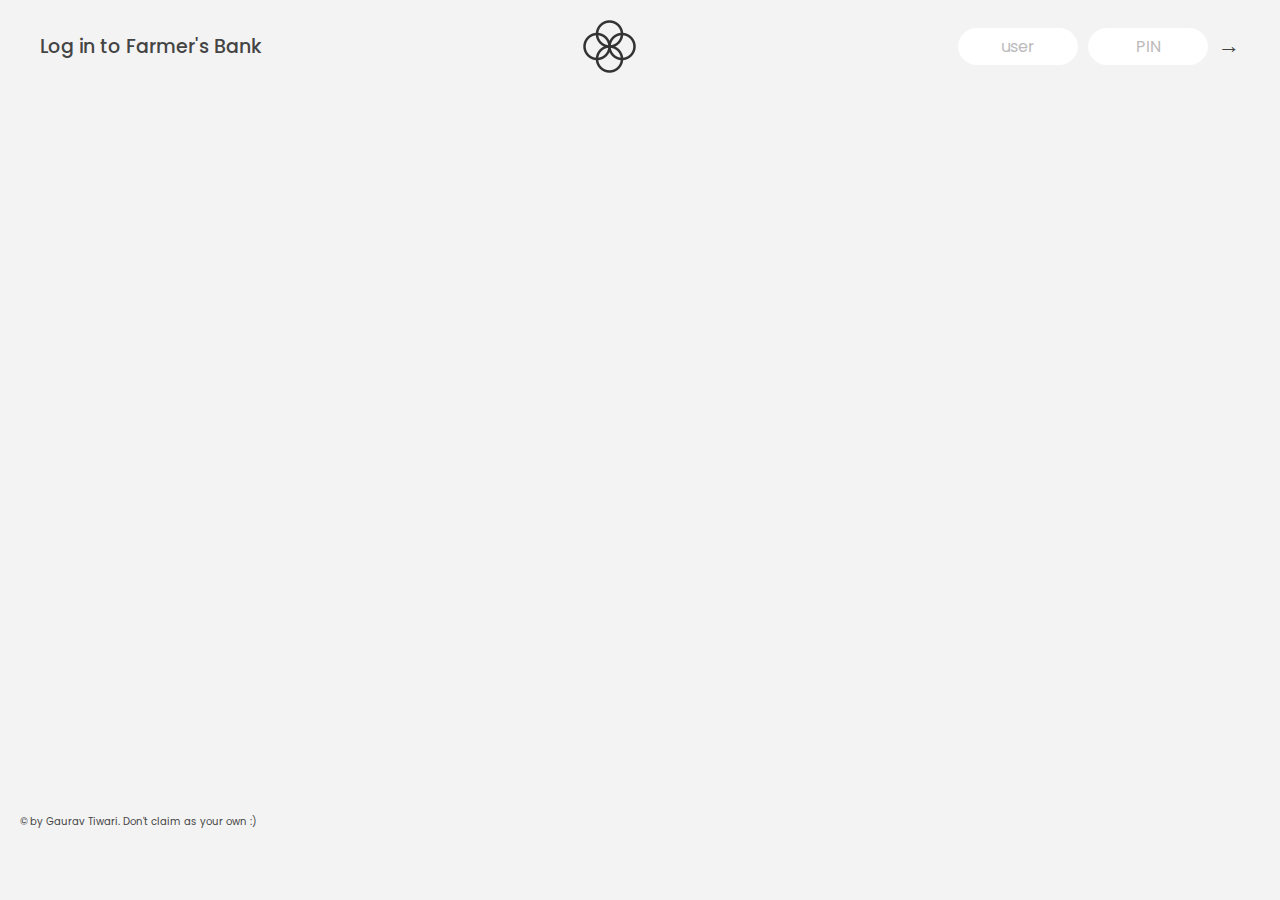
<file: Farmer's Bank App/index.html>
<!DOCTYPE html>
<html lang="en">
  <head>
    <meta charset="UTF-8" />
    <meta name="viewport" content="width=device-width, initial-scale=1.0" />
    <meta http-equiv="X-UA-Compatible" content="ie=edge" />
    <link rel="shortcut icon" type="image/png" href="/icon.png" />

    <link
      href="https://fonts.googleapis.com/css?family=Poppins:400,500,600&display=swap"
      rel="stylesheet"
    />

    <link rel="stylesheet" href="style.css" />
    <title>Farmer's Bank</title>
  </head>
  <body>
    <!-- TOP NAVIGATION -->
    <nav>
      <p class="welcome">Log in to Farmer's Bank</p>
      <img src="logo.png" alt="Logo" class="logo" />
      <form class="login">
        <input
          type="text"
          placeholder="user"
          class="login__input login__input--user"
        />

        <input
          type="password"
          placeholder="PIN"
          maxlength="4"
          class="login__input login__input--pin"
        />
        <button class="login__btn">&rarr;</button>
      </form>
    </nav>

    <main class="app">
      <div class="balance">
        <div>
          <p class="balance__label">Current balance</p>
          <p class="balance__date">
            As of <span class="date">05/03/2037</span>
          </p>
        </div>
        <p class="balance__value">0000€</p>
      </div>

      <div class="movements">
        <div class="movements__row">
          <div class="movements__type movements__type--deposit">2 deposit</div>
          <div class="movements__date">3 days ago</div>
          <div class="movements__value">4 000€</div>
        </div>
        <div class="movements__row">
          <div class="movements__type movements__type--withdrawal">
            1 withdrawal
          </div>
          <div class="movements__date">24/01/2037</div>
          <div class="movements__value">-378€</div>
        </div>
      </div>

      <div class="summary">
        <p class="summary__label">In</p>
        <p class="summary__value summary__value--in">0000€</p>
        <p class="summary__label">Out</p>
        <p class="summary__value summary__value--out">0000€</p>
        <p class="summary__label">Interest</p>
        <p class="summary__value summary__value--interest">0000€</p>
        <button class="btn--sort">&downarrow; SORT</button>
      </div>

      <div class="operation operation--transfer">
        <h2>Transfer money</h2>
        <form class="form form--transfer">
          <input type="text" class="form__input form__input--to" />
          <input type="number" class="form__input form__input--amount" />
          <button class="form__btn form__btn--transfer">&rarr;</button>
          <label class="form__label">Transfer to</label>
          <label class="form__label">Amount</label>
        </form>
      </div>

      <div class="operation operation--loan">
        <h2>Request loan</h2>
        <form class="form form--loan">
          <input type="number" class="form__input form__input--loan-amount" />
          <button class="form__btn form__btn--loan">&rarr;</button>
          <label class="form__label form__label--loan">Amount</label>
        </form>
      </div>

      <div class="operation operation--close">
        <h2>Close account</h2>
        <form class="form form--close">
          <input type="text" class="form__input form__input--user" />
          <input
            type="password"
            maxlength="6"
            class="form__input form__input--pin"
          />
          <button class="form__btn form__btn--close">&rarr;</button>
          <label class="form__label">Confirm user</label>
          <label class="form__label">Confirm PIN</label>
        </form>
      </div>

      <p class="logout-timer">
        You will be logged out in <span class="timer">05:00</span>
      </p>
    </main>

    <footer>&copy; by Gaurav Tiwari. Don't claim as your own :)</footer>

    <script src="script.js"></script>
  </body>
</html>
</file>
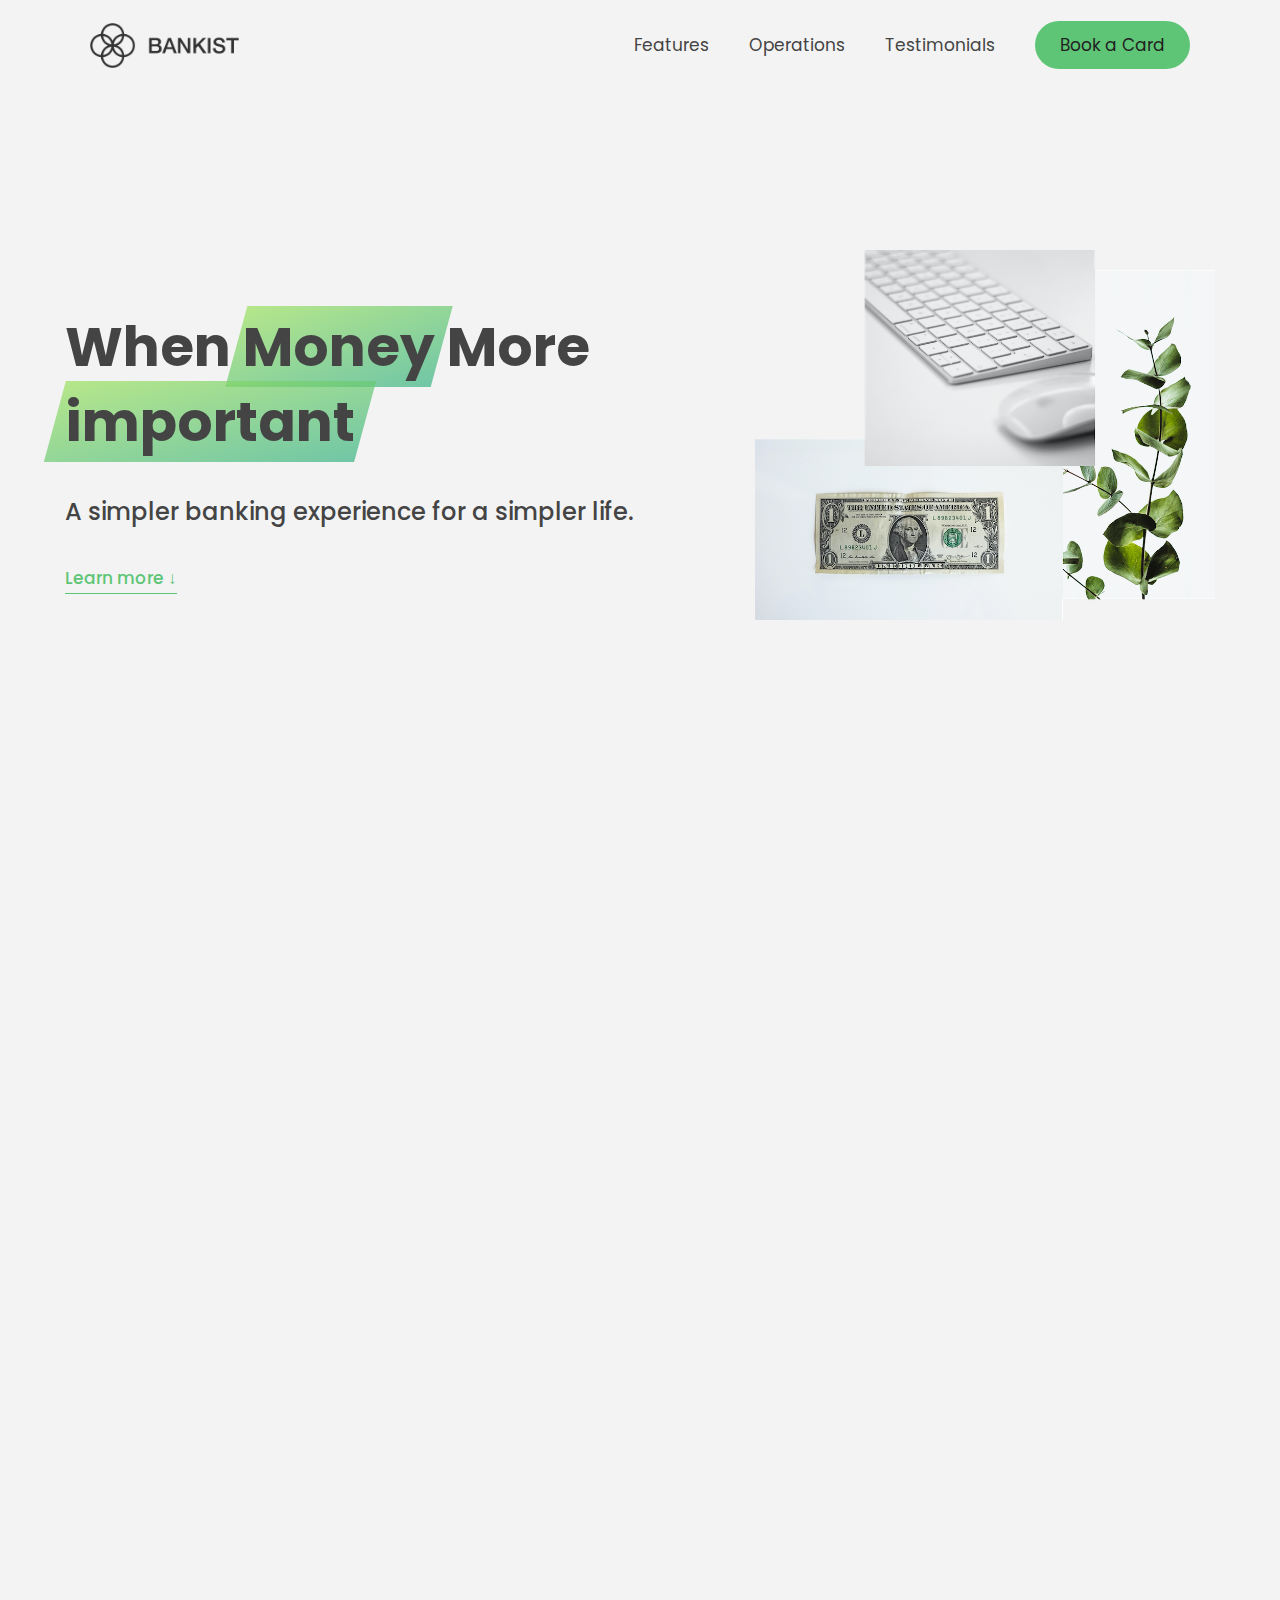
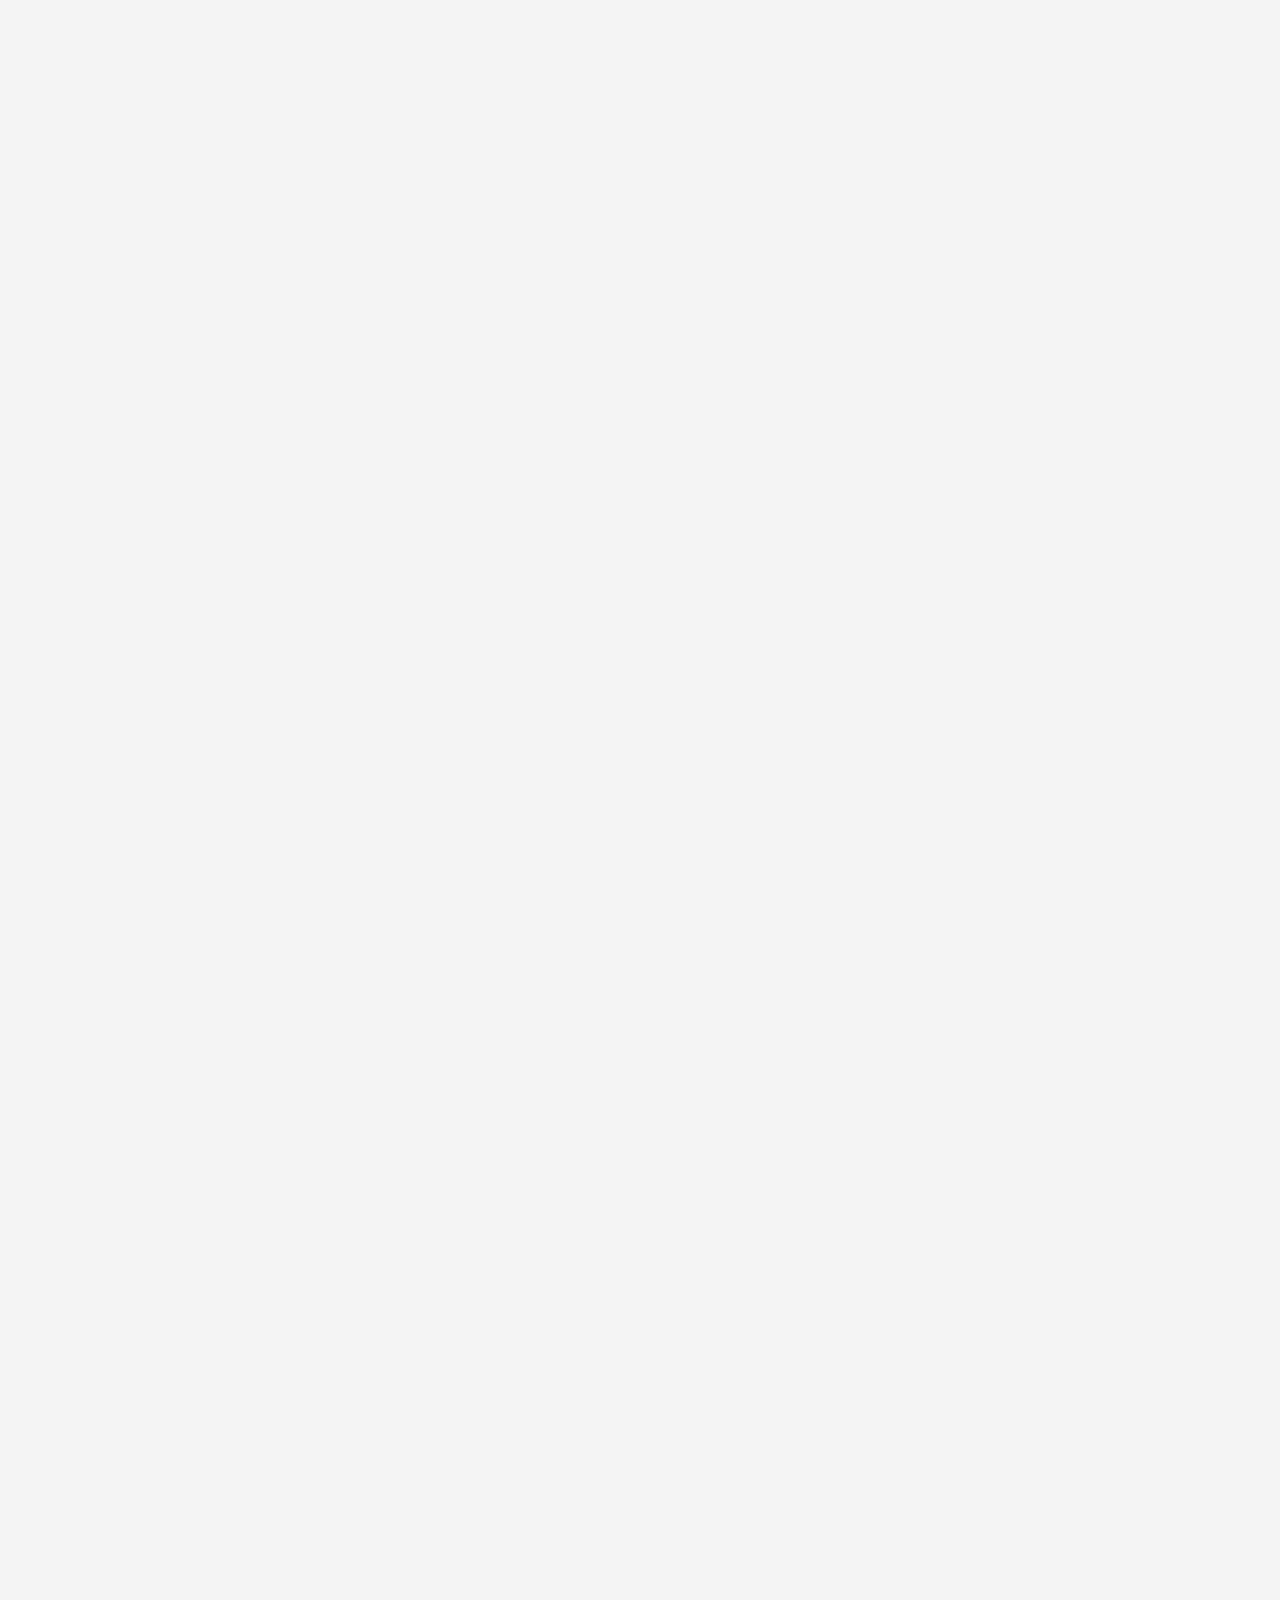
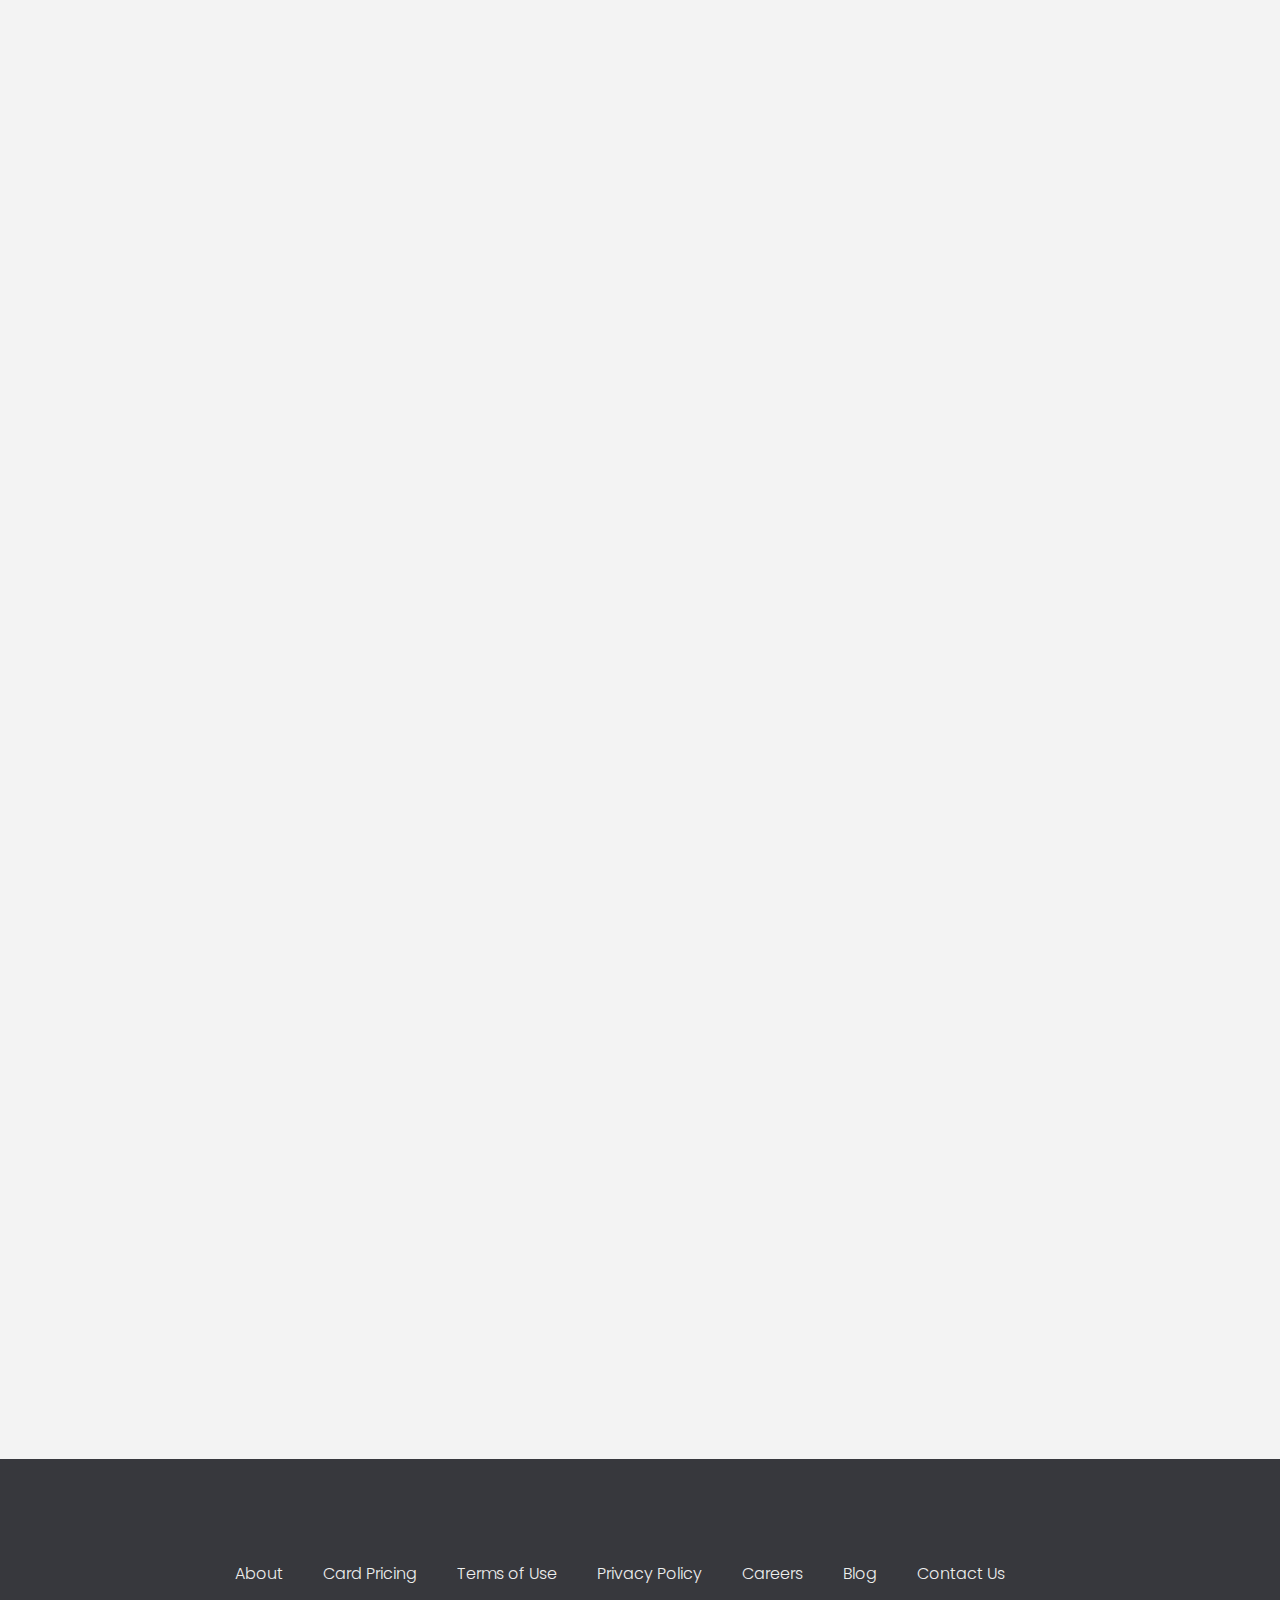
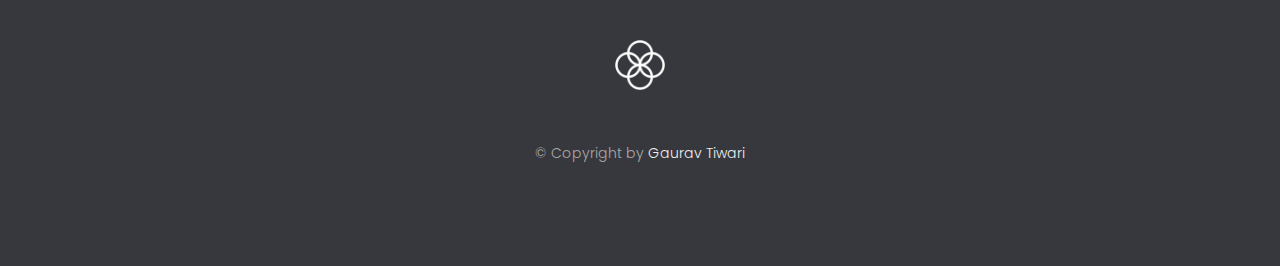
<file: Moneybank Marketing/index.html>
<!DOCTYPE html>
<html lang="en">
  <head>
    <meta charset="UTF-8" />
    <meta name="viewport" content="width=device-width, initial-scale=1.0" />
    <meta http-equiv="X-UA-Compatible" content="ie=edge" />
    <link rel="shortcut icon" type="image/png" href="img/logo.png" />

    <link
      href="https://fonts.googleapis.com/css?family=Poppins:300,400,500,600&display=swap"
      rel="stylesheet"
    />
    <link rel="stylesheet" href="style.css" />
    <title>MoneyBank | Money Banking</title>

    <script defer src="script.js"></script>
  </head>
  <body>
    <header class="header">
      <nav class="nav">
        <img
          src="img/logo.png"
          alt="Bankist logo"
          class="nav__logo"
          id="logo"
          designer="Jonas"
          data-version-number="3.0"
        />
        <ul class="nav__links">
          <li class="nav__item">
            <a class="nav__link" href="#section--1">Features</a>
          </li>
          <li class="nav__item">
            <a class="nav__link" href="#section--2">Operations</a>
          </li>
          <li class="nav__item">
            <a class="nav__link" href="#section--3">Testimonials</a>
          </li>
          <li class="nav__item">
            <a class="nav__link nav__link--btn btn--show-modal" href="#"
              >Book a Card</a
            >
          </li>
        </ul>
      </nav>

      <div class="header__title">
        <h1>
          When

          <span class="highlight">Money</span>
          More<br />
          <span class="highlight">important</span>
        </h1>
        <h4>A simpler banking experience for a simpler life.</h4>
        <button class="btn--text btn--scroll-to">Learn more &DownArrow;</button>
        <img src="img/hero.png" class="header__img" alt="Money Bank Items" />
      </div>
    </header>

    <section class="section" id="section--1">
      <div class="section__title">
        <h2 class="section__description">Features</h2>
        <h3 class="section__header">
          Everything Is Necessary Whether Money or Time.
        </h3>
      </div>

      <div class="features">
        <img
          src="img/digital-lazy.jpg"
          data-src="img/digital.jpg"
          alt="Computer"
          class="features__img lazy-img"
        />
        <div class="features__feature">
          <div class="features__icon">
            <svg>
              <use xlink:href="img/icons.svg#icon-monitor"></use>
            </svg>
          </div>
          <h5 class="features__header">100% digital bank</h5>
          <p>
            Lorem ipsum dolor sit amet consectetur adipisicing elit. Unde alias
            sint quos? Accusantium a fugiat porro reiciendis saepe quibusdam
            debitis ducimus.
          </p>
        </div>

        <div class="features__feature">
          <div class="features__icon">
            <svg>
              <use xlink:href="img/icons.svg#icon-trending-up"></use>
            </svg>
          </div>
          <h5 class="features__header">Watch your money grow</h5>
          <p>
            Nesciunt quos autem dolorum voluptates cum dolores dicta fuga
            inventore ab? Nulla incidunt eius numquam sequi iste pariatur
            quibusdam!
          </p>
        </div>
        <img
          src="img/grow-lazy.jpg"
          data-src="img/grow.jpg"
          alt="Plant"
          class="features__img lazy-img"
        />

        <img
          src="img/card-lazy.jpg"
          data-src="img/card.jpg"
          alt="Credit card"
          class="features__img lazy-img"
        />
        <div class="features__feature">
          <div class="features__icon">
            <svg>
              <use xlink:href="img/icons.svg#icon-credit-card"></use>
            </svg>
          </div>
          <h5 class="features__header">Free debit card included</h5>
          <p>
            Quasi, fugit in cumque cupiditate reprehenderit debitis animi enim
            eveniet consequatur odit quam quos possimus assumenda dicta fuga
            inventore ab.
          </p>
        </div>
      </div>
    </section>

    <section class="section" id="section--2">
      <div class="section__title">
        <h2 class="section__description">Operations</h2>
        <h3 class="section__header">
          Everything as simple as possible, but no simpler.
        </h3>
      </div>

      <div class="operations">
        <div class="operations__tab-container">
          <button
            class="btn operations__tab operations__tab--1 operations__tab--active"
            data-tab="1"
          >
            <span>01</span>Instant Transfers
          </button>
          <button class="btn operations__tab operations__tab--2" data-tab="2">
            <span>02</span>Instant Loans
          </button>
          <button class="btn operations__tab operations__tab--3" data-tab="3">
            <span>03</span>Instant Closing
          </button>
        </div>
        <div
          class="operations__content operations__content--1 operations__content--active"
        >
          <div class="operations__icon operations__icon--1">
            <svg>
              <use xlink:href="img/icons.svg#icon-upload"></use>
            </svg>
          </div>
          <h5 class="operations__header">
            Tranfser money to anyone, instantly! No fees, no BS.
          </h5>
          <p>
            Lorem ipsum dolor sit amet, consectetur adipisicing elit, sed do
            eiusmod tempor incididunt ut labore et dolore magna aliqua. Ut enim
            ad minim veniam, quis nostrud exercitation ullamco laboris nisi ut
            aliquip ex ea commodo consequat.
          </p>
        </div>

        <div class="operations__content operations__content--2">
          <div class="operations__icon operations__icon--2">
            <svg>
              <use xlink:href="img/icons.svg#icon-home"></use>
            </svg>
          </div>
          <h5 class="operations__header">
            Buy a home or make your dreams come true, with instant loans.
          </h5>
          <p>
            Duis aute irure dolor in reprehenderit in voluptate velit esse
            cillum dolore eu fugiat nulla pariatur. Excepteur sint occaecat
            cupidatat non proident, sunt in culpa qui officia deserunt mollit
            anim id est laborum.
          </p>
        </div>
        <div class="operations__content operations__content--3">
          <div class="operations__icon operations__icon--3">
            <svg>
              <use xlink:href="img/icons.svg#icon-user-x"></use>
            </svg>
          </div>
          <h5 class="operations__header">
            No longer need your account? No problem! Close it instantly.
          </h5>
          <p>
            Excepteur sint occaecat cupidatat non proident, sunt in culpa qui
            officia deserunt mollit anim id est laborum. Ut enim ad minim
            veniam, quis nostrud exercitation ullamco laboris nisi ut aliquip ex
            ea commodo consequat.
          </p>
        </div>
      </div>
    </section>

    <section class="section" id="section--3">
      <div class="section__title section__title--testimonials">
        <h2 class="section__description">Not sure yet?</h2>
        <h3 class="section__header">
          Millions of Bankists are already making their lifes simpler.
        </h3>
      </div>

      <div class="slider">
        <div class="slide">
          <div class="testimonial">
            <h5 class="testimonial__header">Best financial decision ever!</h5>
            <blockquote class="testimonial__text">
              Lorem ipsum dolor sit, amet consectetur adipisicing elit.
              Accusantium quas quisquam non? Quas voluptate nulla minima
              deleniti optio ullam nesciunt, numquam corporis et asperiores
              laboriosam sunt, praesentium suscipit blanditiis. Necessitatibus
              id alias reiciendis, perferendis facere pariatur dolore veniam
              autem esse non voluptatem saepe provident nihil molestiae.
            </blockquote>
            <address class="testimonial__author">
              <img src="img/user-1.jpg" alt="" class="testimonial__photo" />
              <h6 class="testimonial__name">Aarav Lynn</h6>
              <p class="testimonial__location">San Francisco, USA</p>
            </address>
          </div>
        </div>

        <div class="slide">
          <div class="testimonial">
            <h5 class="testimonial__header">
              The last step to becoming a complete moneybankist
            </h5>
            <blockquote class="testimonial__text">
              Quisquam itaque deserunt ullam, quia ea repellendus provident,
              ducimus neque ipsam modi voluptatibus doloremque, corrupti
              laborum. Incidunt numquam perferendis veritatis neque repellendus.
              Lorem, ipsum dolor sit amet consectetur adipisicing elit. Illo
              deserunt exercitationem deleniti.
            </blockquote>
            <address class="testimonial__author">
              <img src="img/user-2.jpg" alt="" class="testimonial__photo" />
              <h6 class="testimonial__name">Miyah Miles</h6>
              <p class="testimonial__location">London, UK</p>
            </address>
          </div>
        </div>

        <div class="slide">
          <div class="testimonial">
            <h5 class="testimonial__header">
              Finally free from old-school banks
            </h5>
            <blockquote class="testimonial__text">
             MoneyBank helps me to Survive in this Creul World
            </blockquote>
            <address class="testimonial__author">
              <img src="img/user-3.jpg" alt="" class="testimonial__photo" />
              <h6 class="testimonial__name">Francisco Gomes</h6>
              <p class="testimonial__location">Lisbon, Portugal</p>
            </address>
          </div>
        </div>

        <button class="slider__btn slider__btn--left">&larr;</button>
        <button class="slider__btn slider__btn--right">&rarr;</button>
        <div class="dots"></div>
      </div>
    </section>

    <section class="section section--sign-up">
      <div class="section__title">
        <h3 class="section__header">
          The best day to join MoneyBank was one year ago. The second best is
          today!
        </h3>
      </div>
      <button class="btn btn--show-modal">Open your free account today!</button>
    </section>

    <footer class="footer">
      <ul class="footer__nav">
        <li class="footer__item">
          <a class="footer__link" href="#">About</a>
        </li>
        <li class="footer__item">
          <a class="footer__link" href="#">Card Pricing</a>
        </li>
        <li class="footer__item">
          <a class="footer__link" href="#">Terms of Use</a>
        </li>
        <li class="footer__item">
          <a class="footer__link" href="#">Privacy Policy</a>
        </li>
        <li class="footer__item">
          <a class="footer__link" href="#">Careers</a>
        </li>
        <li class="footer__item">
          <a class="footer__link" href="#">Blog</a>
        </li>
        <li class="footer__item">
          <a class="footer__link" href="#">Contact Us</a>
        </li>
      </ul>
      <img src="img/icon.png" alt="Logo" class="footer__logo" />
      <p class="footer__copyright">
        &copy; Copyright by
        <a class="footer__link twitter-link" target="_blank" href="https://www.linkedin.com/in/gaurav-tiwari-4b1a12233/"
          >Gaurav Tiwari</a
       
      </p>
    </footer>

    <div class="modal hidden">
      <button class="btn--close-modal">&times;</button>
      <h2 class="modal__header">
        Open your bank account <br />
        in just <span class="highlight">5 minutes</span>
      </h2>
      <form class="modal__form">
        <label>First Name</label>
        <input type="text" />
        <label>Last Name</label>
        <input type="text" />
        <label>Email Address</label>
        <input type="email" />
        <button class="btn">Next step &rarr;</button>
      </form>
    </div>
    <div class="overlay hidden"></div>

  
  </body>
</html>
</file>
<file: Farmer's Bank App/style.css>
/*
 * Use this CSS to learn some intersting techniques,
 * in case you're wondering how I built the UI.
 * Have fun! 😁
 */

* {
  margin: 0;
  padding: 0;
  box-sizing: inherit;
}

html {
  font-size: 62.5%;
  box-sizing: border-box;
}

body {
  font-family: 'Poppins', sans-serif;
  color: #444;
  background-color: #f3f3f3;
  height: 100vh;
  padding: 2rem;
}

nav {
  display: flex;
  justify-content: space-between;
  align-items: center;
  padding: 0 2rem;
}

.welcome {
  font-size: 1.9rem;
  font-weight: 500;
}

.logo {
  height: 5.25rem;
}

.login {
  display: flex;
}

.login__input {
  border: none;
  padding: 0.5rem 2rem;
  font-size: 1.6rem;
  font-family: inherit;
  text-align: center;
  width: 12rem;
  border-radius: 10rem;
  margin-right: 1rem;
  color: inherit;
  border: 1px solid #fff;
  transition: all 0.3s;
}

.login__input:focus {
  outline: none;
  border: 1px solid #ccc;
}

.login__input::placeholder {
  color: #bbb;
}

.login__btn {
  border: none;
  background: none;
  font-size: 2.2rem;
  color: inherit;
  cursor: pointer;
  transition: all 0.3s;
}

.login__btn:hover,
.login__btn:focus,
.btn--sort:hover,
.btn--sort:focus {
  outline: none;
  color: #777;
}

/* MAIN */
.app {
  position: relative;
  max-width: 100rem;
  margin: 4rem auto;
  display: grid;
  grid-template-columns: 4fr 3fr;
  grid-template-rows: auto repeat(3, 15rem) auto;
  gap: 2rem;

  /* NOTE This creates the fade in/out anumation */
  opacity: 0;
  transition: all 1s;
}

.balance {
  grid-column: 1 / span 2;
  display: flex;
  align-items: flex-end;
  justify-content: space-between;
  margin-bottom: 2rem;
}

.balance__label {
  font-size: 2.2rem;
  font-weight: 500;
  margin-bottom: -0.2rem;
}

.balance__date {
  font-size: 1.4rem;
  color: #888;
}

.balance__value {
  font-size: 4.5rem;
  font-weight: 400;
}

/* MOVEMENTS */
.movements {
  grid-row: 2 / span 3;
  background-color: #fff;
  border-radius: 1rem;
  overflow: scroll;
}

.movements__row {
  padding: 2.25rem 4rem;
  display: flex;
  align-items: center;
  border-bottom: 1px solid #eee;
}

.movements__type {
  font-size: 1.1rem;
  text-transform: uppercase;
  font-weight: 500;
  color: #fff;
  padding: 0.1rem 1rem;
  border-radius: 10rem;
  margin-right: 2rem;
}

.movements__date {
  font-size: 1.1rem;
  text-transform: uppercase;
  font-weight: 500;
  color: #666;
}

.movements__type--deposit {
  background-image: linear-gradient(to top left, #39b385, #9be15d);
}

.movements__type--withdrawal {
  background-image: linear-gradient(to top left, #e52a5a, #ff585f);
}

.movements__value {
  font-size: 1.7rem;
  margin-left: auto;
}

/* SUMMARY */
.summary {
  grid-row: 5 / 6;
  display: flex;
  align-items: baseline;
  padding: 0 0.3rem;
  margin-top: 1rem;
}

.summary__label {
  font-size: 1.2rem;
  font-weight: 500;
  text-transform: uppercase;
  margin-right: 0.8rem;
}

.summary__value {
  font-size: 2.2rem;
  margin-right: 2.5rem;
}

.summary__value--in,
.summary__value--interest {
  color: #66c873;
}

.summary__value--out {
  color: #f5465d;
}

.btn--sort {
  margin-left: auto;
  border: none;
  background: none;
  font-size: 1.3rem;
  font-weight: 500;
  cursor: pointer;
}

/* OPERATIONS */
.operation {
  border-radius: 1rem;
  padding: 3rem 4rem;
  color: #333;
}

.operation--transfer {
  background-image: linear-gradient(to top left, #ff03031c, #2903ff);
}

.operation--loan {
  background-image: linear-gradient(to top left, #0d8054, #5de1e1);
}

.operation--close {
  background-image: linear-gradient(to top left, #e52a5a, #ff5858);
}

h2 {
  margin-bottom: 1.5rem;
  font-size: 1.7rem;
  font-weight: 600;
  color: #333;
}

.form {
  display: grid;
  grid-template-columns: 2.5fr 2.5fr 1fr;
  grid-template-rows: auto auto;
  gap: 0.4rem 1rem;
}

/* Exceptions for interst */
.form.form--loan {
  grid-template-columns: 2.5fr 1fr 2.5fr;
}
.form__label--loan {
  grid-row: 2;
}
/* End exceptions */

.form__input {
  width: 100%;
  border: none;
  background-color: rgba(255, 255, 255, 0.4);
  font-family: inherit;
  font-size: 1.5rem;
  text-align: center;
  color: #333;
  padding: 0.3rem 1rem;
  border-radius: 0.7rem;
  transition: all 0.3s;
}

.form__input:focus {
  outline: none;
  background-color: rgba(255, 255, 255, 0.6);
}

.form__label {
  font-size: 1.3rem;
  text-align: center;
}

.form__btn {
  border: none;
  border-radius: 0.7rem;
  font-size: 1.8rem;
  background-color: #fff;
  cursor: pointer;
  transition: all 0.3s;
}

.form__btn:focus {
  outline: none;
  background-color: rgba(255, 255, 255, 0.8);
}

.logout-timer {
  padding: 0 0.3rem;
  margin-top: 1.9rem;
  text-align: right;
  font-size: 1.25rem;
}

.timer {
  font-weight: 600;
}
</file>
<file: Moneybank Marketing/style.css>
/* The page is NOT responsive. You can implement responsiveness yourself if you wanna have some fun 😃 */

:root {
  --color-primary: #5ec576;
  --color-secondary: #ffcb03;
  --color-tertiary: #ff585f;
  --color-primary-darker: #4bbb7d;
  --color-secondary-darker: #ffbb00;
  --color-tertiary-darker: #fd424b;
  --color-primary-opacity: #5ec5763a;
  --color-secondary-opacity: #ffcd0331;
  --color-tertiary-opacity: #ff58602d;
  --gradient-primary: linear-gradient(to top left, #39b385, #9be15d);
  --gradient-secondary: linear-gradient(to top left, #ffb003, #ffcb03);
}

* {
  margin: 0;
  padding: 0;
  box-sizing: inherit;
}

html {
  font-size: 62.5%;
  box-sizing: border-box;
}

body {
  font-family: "Poppins", sans-serif;
  font-weight: 300;
  color: #444;
  line-height: 1.9;
  background-color: #f3f3f3;
}

/* GENERAL ELEMENTS */
.section {
  padding: 15rem 3rem;
  border-top: 1px solid #ddd;

  transition: transform 1s, opacity 1s;
}

.section--hidden {
  opacity: 0;
  transform: translateY(8rem);
}

.section__title {
  max-width: 80rem;
  margin: 0 auto 8rem auto;
}

.section__description {
  font-size: 1.8rem;
  font-weight: 600;
  text-transform: uppercase;
  color: var(--color-primary);
  margin-bottom: 1rem;
}

.section__header {
  font-size: 4rem;
  line-height: 1.3;
  font-weight: 500;
}

.btn {
  display: inline-block;
  background-color: var(--color-primary);
  font-size: 1.6rem;
  font-family: inherit;
  font-weight: 500;
  border: none;
  padding: 1.25rem 4.5rem;
  border-radius: 10rem;
  cursor: pointer;
  transition: all 0.3s;
}

.btn:hover {
  background-color: var(--color-primary-darker);
}

.btn--text {
  display: inline-block;
  background: none;
  font-size: 1.7rem;
  font-family: inherit;
  font-weight: 500;
  color: var(--color-primary);
  border: none;
  border-bottom: 1px solid currentColor;
  padding-bottom: 2px;
  cursor: pointer;
  transition: all 0.3s;
}

p {
  color: #666;
}

/* This is BAD for accessibility! Don't do in the real world! */
button:focus {
  outline: none;
}

img {
  transition: filter 0.5s;
}

.lazy-img {
  filter: blur(20px);
}

/* NAVIGATION */
.nav {
  display: flex;
  justify-content: space-between;
  align-items: center;
  height: 9rem;
  width: 100%;
  padding: 0 6rem;
  z-index: 100;
}

/* nav and stickly class at the same time */
.nav.sticky {
  position: fixed;
  background-color: rgba(255, 255, 255, 0.95);
}

.nav__logo {
  height: 4.5rem;
  transition: all 0.3s;
}

.nav__links {
  display: flex;
  align-items: center;
  list-style: none;
}

.nav__item {
  margin-left: 4rem;
}

.nav__link:link,
.nav__link:visited {
  font-size: 1.7rem;
  font-weight: 400;
  color: inherit;
  text-decoration: none;
  display: block;
  transition: all 0.3s;
}

.nav__link--btn:link,
.nav__link--btn:visited {
  padding: 0.8rem 2.5rem;
  border-radius: 3rem;
  background-color: var(--color-primary);
  color: #222;
}

.nav__link--btn:hover,
.nav__link--btn:active {
  color: inherit;
  background-color: var(--color-primary-darker);
  color: #333;
}

/* HEADER */
.header {
  padding: 0 3rem;
  height: 100vh;
  display: flex;
  flex-direction: column;
  align-items: center;
}

.header__title {
  flex: 1;

  max-width: 115rem;
  display: grid;
  grid-template-columns: 3fr 2fr;
  row-gap: 3rem;
  align-content: center;
  justify-content: center;

  align-items: start;
  justify-items: start;
}

h1 {
  font-size: 5.5rem;
  line-height: 1.35;
}

h4 {
  font-size: 2.4rem;
  font-weight: 500;
}

.header__img {
  width: 100%;
  grid-column: 2 / 3;
  grid-row: 1 / span 4;
  transform: translateY(-6rem);
}

.highlight {
  position: relative;
}

.highlight::after {
  display: block;
  content: "";
  position: absolute;
  bottom: 0;
  left: 0;
  height: 100%;
  width: 100%;
  z-index: -1;
  opacity: 0.7;
  transform: scale(1.07, 1.05) skewX(-15deg);
  background-image: var(--gradient-primary);
}

/* FEATURES */
.features {
  display: grid;
  grid-template-columns: 1fr 1fr;
  gap: 4rem;
  margin: 0 12rem;
}

.features__img {
  width: 100%;
}

.features__feature {
  align-self: center;
  justify-self: center;
  width: 70%;
  font-size: 1.5rem;
}

.features__icon {
  display: flex;
  align-items: center;
  justify-content: center;
  background-color: var(--color-primary-opacity);
  height: 5.5rem;
  width: 5.5rem;
  border-radius: 50%;
  margin-bottom: 2rem;
}

.features__icon svg {
  height: 2.5rem;
  width: 2.5rem;
  fill: var(--color-primary);
}

.features__header {
  font-size: 2rem;
  margin-bottom: 1rem;
}

/* OPERATIONS */
.operations {
  max-width: 100rem;
  margin: 12rem auto 0 auto;

  background-color: #fff;
}

.operations__tab-container {
  display: flex;
  justify-content: center;
}

.operations__tab {
  margin-right: 2.5rem;
  transform: translateY(-50%);
}

.operations__tab span {
  margin-right: 1rem;
  font-weight: 600;
  display: inline-block;
}

.operations__tab--1 {
  background-color: var(--color-secondary);
}

.operations__tab--1:hover {
  background-color: var(--color-secondary-darker);
}

.operations__tab--3 {
  background-color: var(--color-tertiary);
  margin: 0;
}

.operations__tab--3:hover {
  background-color: var(--color-tertiary-darker);
}

.operations__tab--active {
  transform: translateY(-66%);
}

.operations__content {
  display: none;

  /* JUST PRESENTATIONAL */
  font-size: 1.7rem;
  padding: 2.5rem 7rem 6.5rem 7rem;
}

.operations__content--active {
  display: grid;
  grid-template-columns: 7rem 1fr;
  column-gap: 3rem;
  row-gap: 0.5rem;
}

.operations__header {
  font-size: 2.25rem;
  font-weight: 500;
  align-self: center;
}

.operations__icon {
  display: flex;
  align-items: center;
  justify-content: center;
  height: 7rem;
  width: 7rem;
  border-radius: 50%;
}

.operations__icon svg {
  height: 2.75rem;
  width: 2.75rem;
}

.operations__content p {
  grid-column: 2;
}

.operations__icon--1 {
  background-color: var(--color-secondary-opacity);
}
.operations__icon--2 {
  background-color: var(--color-primary-opacity);
}
.operations__icon--3 {
  background-color: var(--color-tertiary-opacity);
}
.operations__icon--1 svg {
  fill: var(--color-secondary-darker);
}
.operations__icon--2 svg {
  fill: var(--color-primary);
}
.operations__icon--3 svg {
  fill: var(--color-tertiary);
}

/* SLIDER */
.slider {
  max-width: 100rem;
  height: 50rem;
  margin: 0 auto;
  position: relative;

  /* IN THE END */
  overflow: hidden;
}

.slide {
  position: absolute;
  top: 0;
  width: 100%;
  height: 50rem;

  display: flex;
  align-items: center;
  justify-content: center;

  /* THIS creates the animation! */
  transition: transform 1s;
}

.slide > img {
  /* Only for images that have different size than slide */
  width: 100%;
  height: 100%;
  object-fit: cover;
}

.slider__btn {
  position: absolute;
  top: 50%;
  z-index: 10;

  border: none;
  background: rgba(255, 255, 255, 0.7);
  font-family: inherit;
  color: #333;
  border-radius: 50%;
  height: 5.5rem;
  width: 5.5rem;
  font-size: 3.25rem;
  cursor: pointer;
}

.slider__btn--left {
  left: 6%;
  transform: translate(-50%, -50%);
}

.slider__btn--right {
  right: 6%;
  transform: translate(50%, -50%);
}

.dots {
  position: absolute;
  bottom: 5%;
  left: 50%;
  transform: translateX(-50%);
  display: flex;
}

.dots__dot {
  border: none;
  background-color: #b9b9b9;
  opacity: 0.7;
  height: 1rem;
  width: 1rem;
  border-radius: 50%;
  margin-right: 1.75rem;
  cursor: pointer;
  transition: all 0.5s;

  /* Only necessary when overlying images */
  /* box-shadow: 0 0.6rem 1.5rem rgba(0, 0, 0, 0.7); */
}

.dots__dot:last-child {
  margin: 0;
}

.dots__dot--active {
  /* background-color: #fff; */
  background-color: #888;
  opacity: 1;
}

/* TESTIMONIALS */
.testimonial {
  width: 65%;
  position: relative;
}

.testimonial::before {
  content: "\201C";
  position: absolute;
  top: -5.7rem;
  left: -6.8rem;
  line-height: 1;
  font-size: 20rem;
  font-family: inherit;
  color: var(--color-primary);
  z-index: -1;
}

.testimonial__header {
  font-size: 2.25rem;
  font-weight: 500;
  margin-bottom: 1.5rem;
}

.testimonial__text {
  font-size: 1.7rem;
  margin-bottom: 3.5rem;
  color: #666;
}

.testimonial__author {
  margin-left: 3rem;
  font-style: normal;

  display: grid;
  grid-template-columns: 6.5rem 1fr;
  column-gap: 2rem;
}

.testimonial__photo {
  grid-row: 1 / span 2;
  width: 6.5rem;
  border-radius: 50%;
}

.testimonial__name {
  font-size: 1.7rem;
  font-weight: 500;
  align-self: end;
  margin: 0;
}

.testimonial__location {
  font-size: 1.5rem;
}

.section__title--testimonials {
  margin-bottom: 4rem;
}

/* SIGNUP */
.section--sign-up {
  background-color: #37383d;
  border-top: none;
  border-bottom: 1px solid #444;
  text-align: center;
  padding: 10rem 3rem;
}

.section--sign-up .section__header {
  color: #fff;
  text-align: center;
}

.section--sign-up .section__title {
  margin-bottom: 6rem;
}

.section--sign-up .btn {
  font-size: 1.9rem;
  padding: 2rem 5rem;
}

/* FOOTER */
.footer {
  padding: 10rem 3rem;
  background-color: #37383d;
}

.footer__nav {
  list-style: none;
  display: flex;
  justify-content: center;
  margin-bottom: 5rem;
}

.footer__item {
  margin-right: 4rem;
}

.footer__link {
  font-size: 1.6rem;
  color: #eee;
  text-decoration: none;
}

.footer__logo {
  height: 5rem;
  display: block;
  margin: 0 auto;
  margin-bottom: 5rem;
}

.footer__copyright {
  font-size: 1.4rem;
  color: #aaa;
  text-align: center;
}

.footer__copyright .footer__link {
  font-size: 1.4rem;
}

/* MODAL WINDOW */
.modal {
  position: fixed;
  top: 50%;
  left: 50%;
  transform: translate(-50%, -50%);
  max-width: 60rem;
  background-color: #f3f3f3;
  padding: 5rem 6rem;
  box-shadow: 0 4rem 6rem rgba(0, 0, 0, 0.3);
  z-index: 1000;
  transition: all 0.5s;
}

.overlay {
  position: fixed;
  top: 0;
  left: 0;
  width: 100%;
  height: 100%;
  background-color: rgba(0, 0, 0, 0.5);
  backdrop-filter: blur(4px);
  z-index: 100;
  transition: all 0.5s;
}

.modal__header {
  font-size: 3.25rem;
  margin-bottom: 4.5rem;
  line-height: 1.5;
}

.modal__form {
  margin: 0 3rem;
  display: grid;
  grid-template-columns: 1fr 2fr;
  align-items: center;
  gap: 2.5rem;
}

.modal__form label {
  font-size: 1.7rem;
  font-weight: 500;
}

.modal__form input {
  font-size: 1.7rem;
  padding: 1rem 1.5rem;
  border: 1px solid #ddd;
  border-radius: 0.5rem;
}

.modal__form button {
  grid-column: 1 / span 2;
  justify-self: center;
  margin-top: 1rem;
}

.btn--close-modal {
  font-family: inherit;
  color: inherit;
  position: absolute;
  top: 0.5rem;
  right: 2rem;
  font-size: 4rem;
  cursor: pointer;
  border: none;
  background: none;
}

.hidden {
  visibility: hidden;
  opacity: 0;
}

/* COOKIE MESSAGE */
.cookie-message {
  display: flex;
  align-items: center;
  justify-content: space-evenly;
  width: 100%;
  background-color: white;
  color: #bbb;
  font-size: 1.5rem;
  font-weight: 400;
}
</file>
